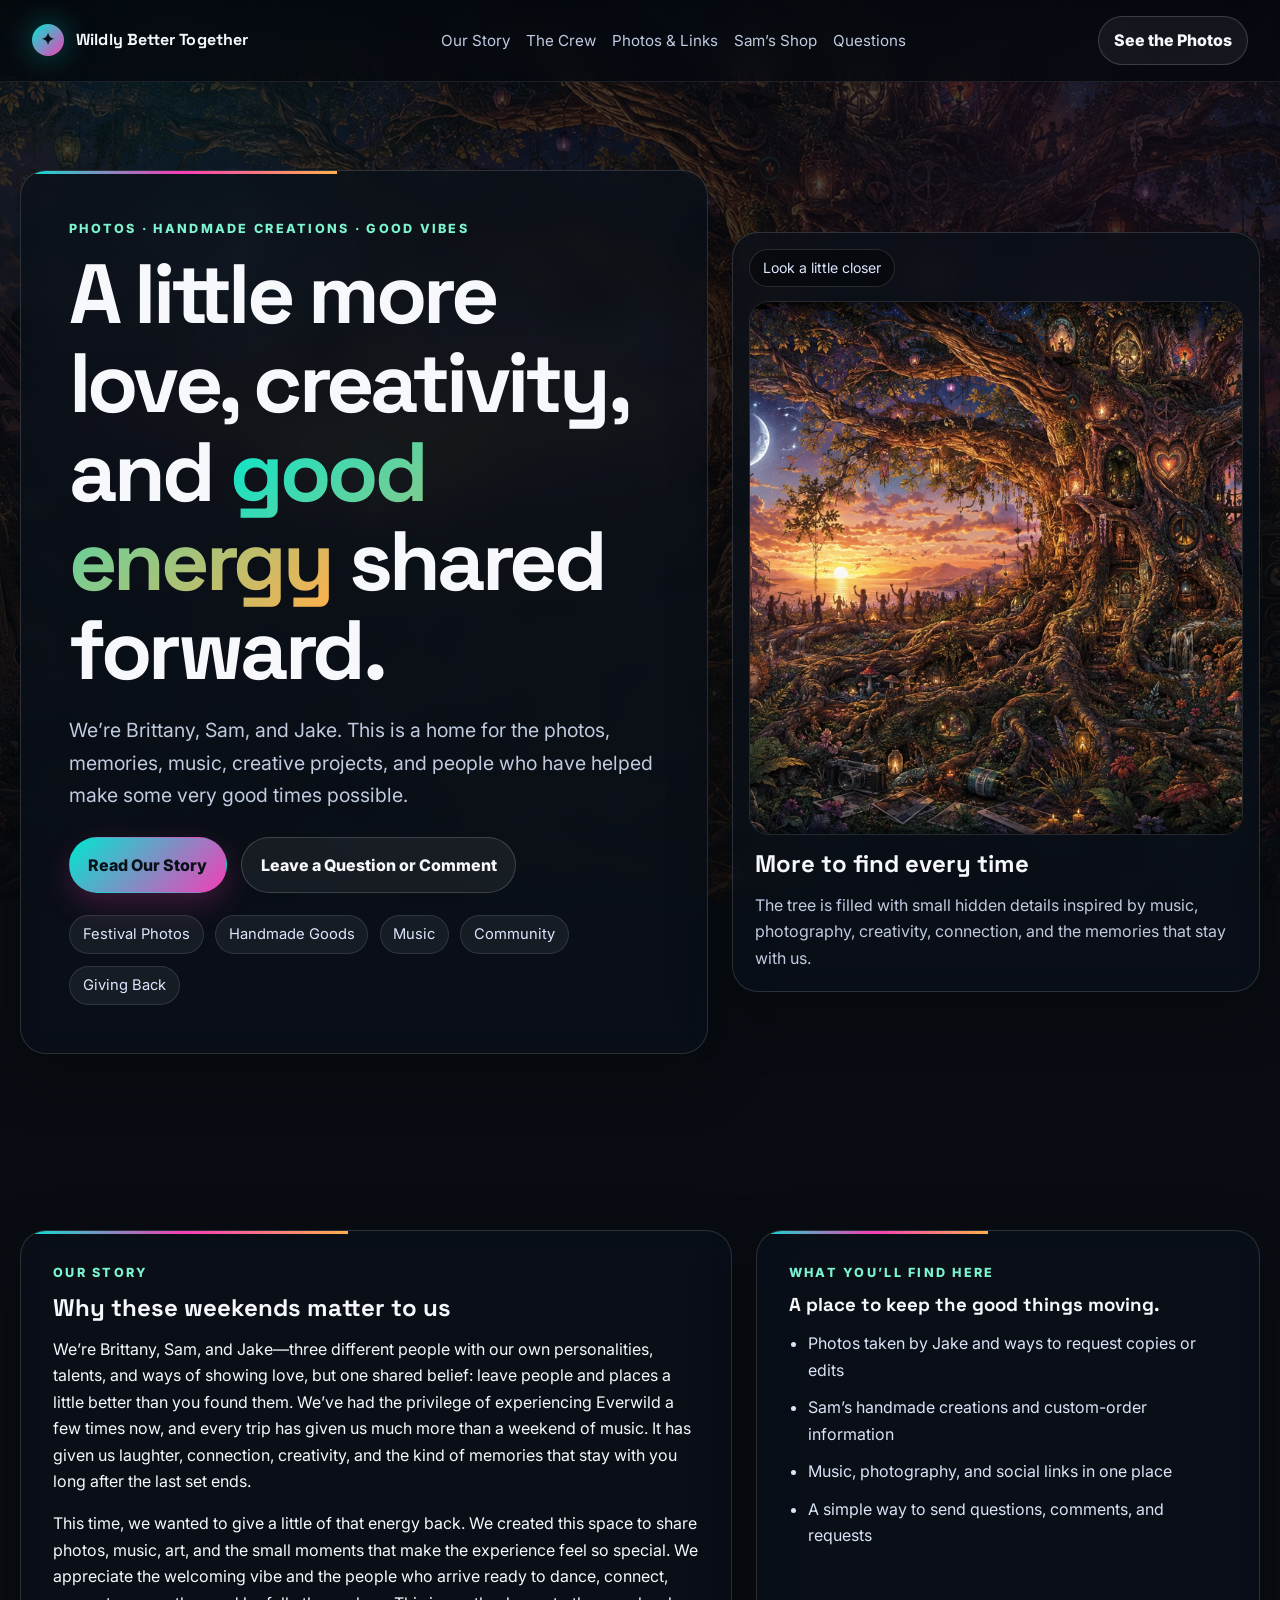
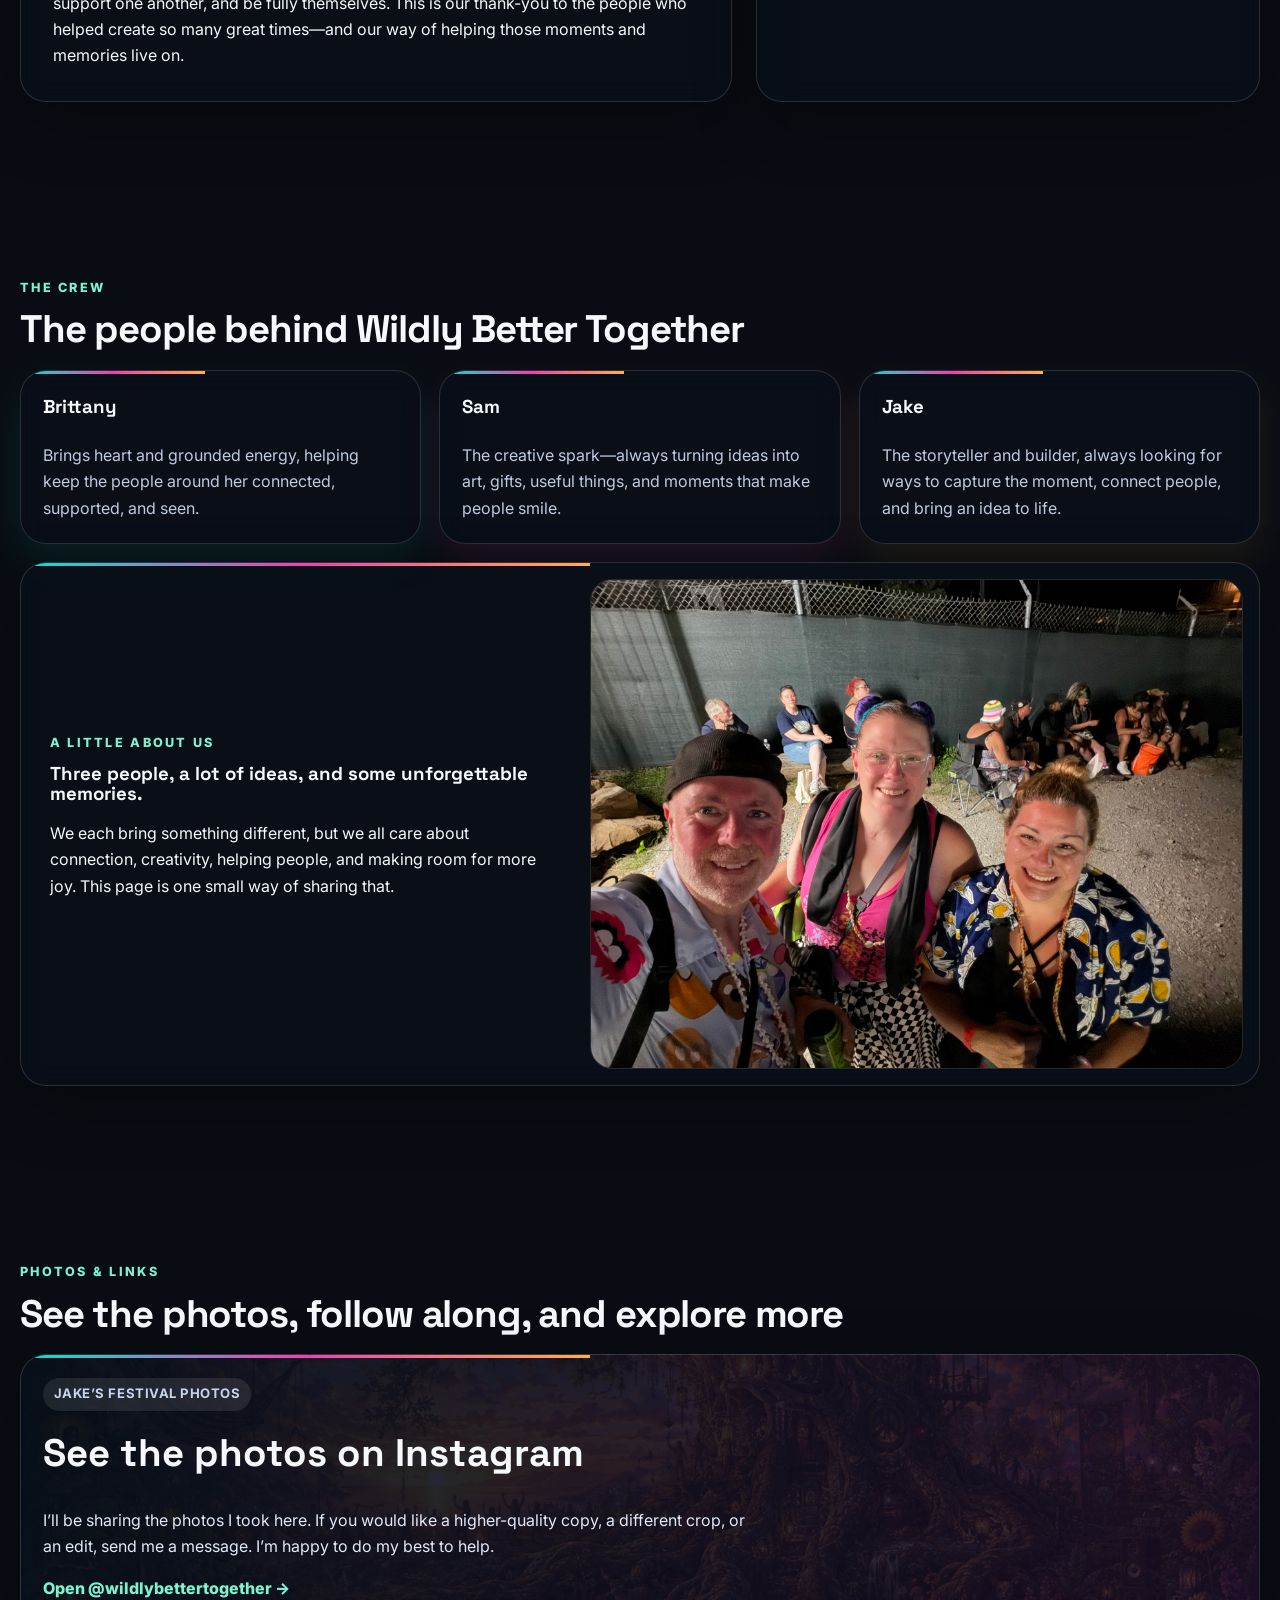
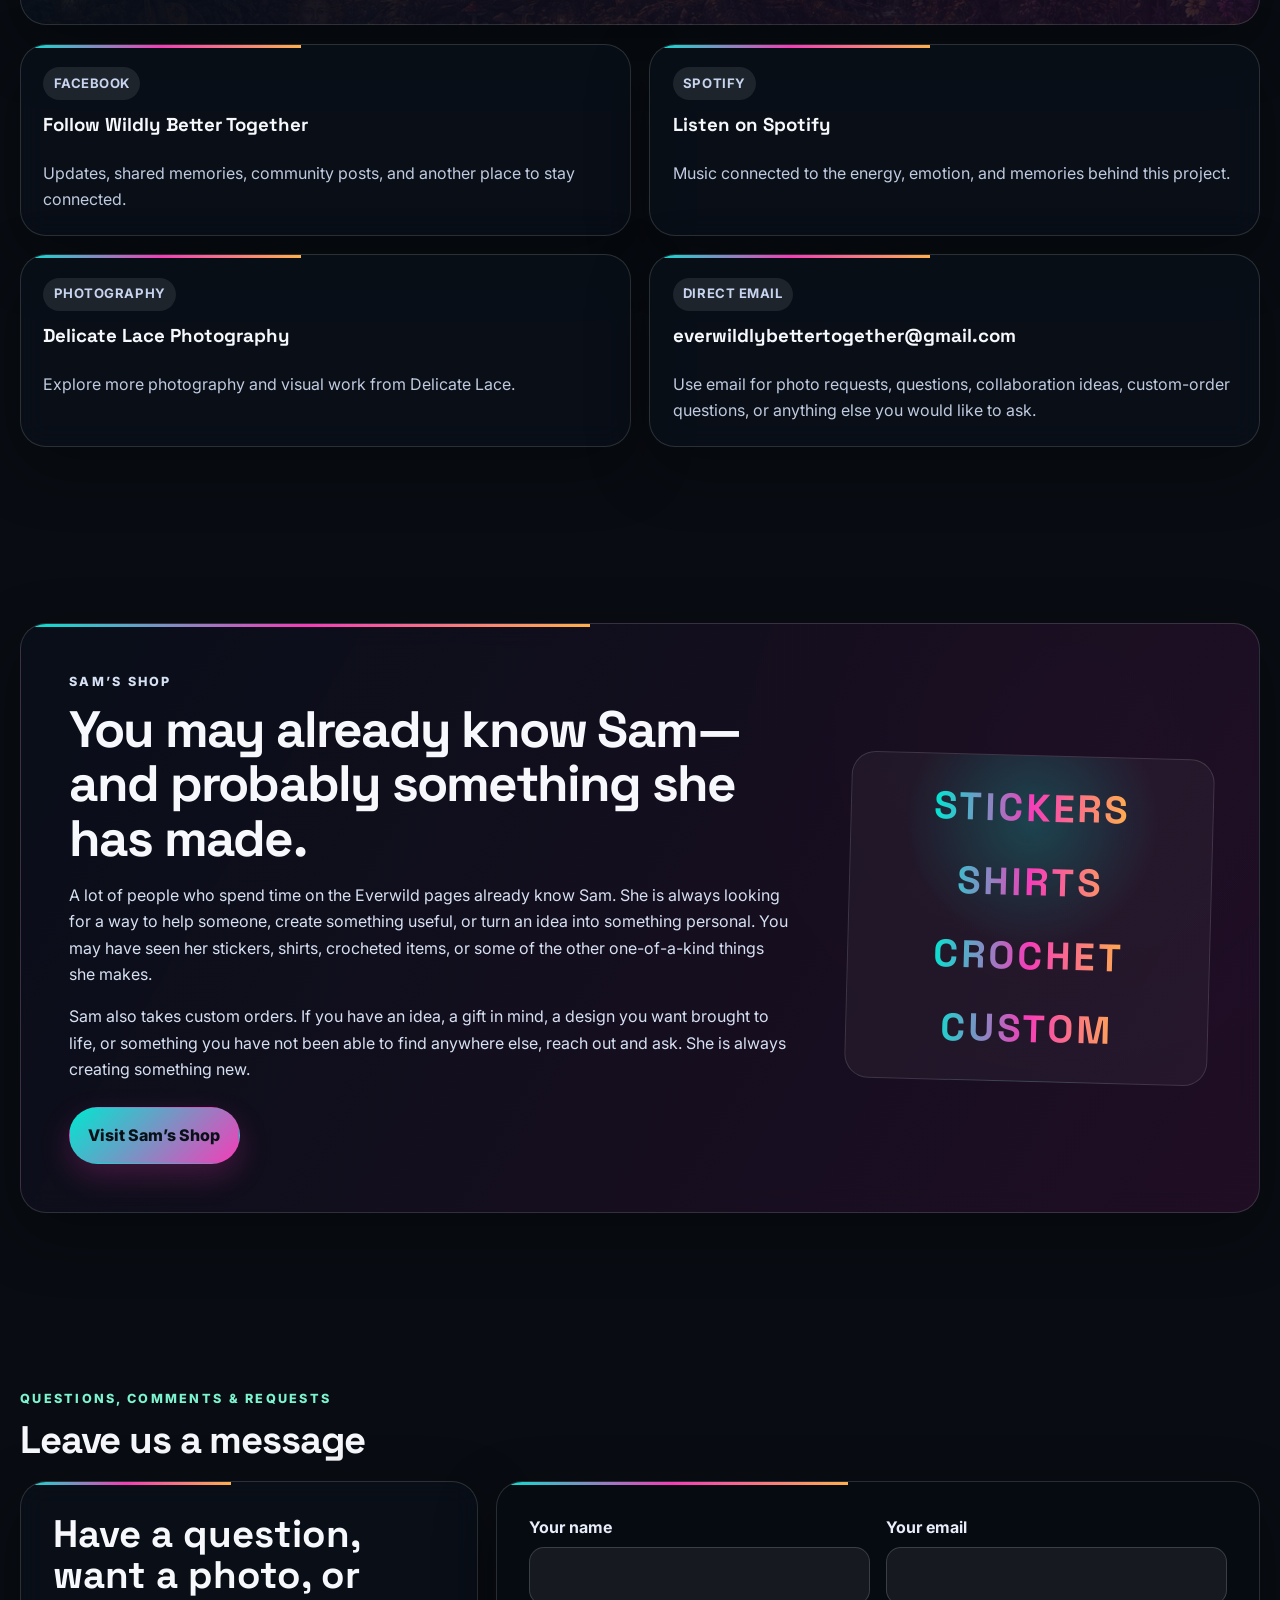
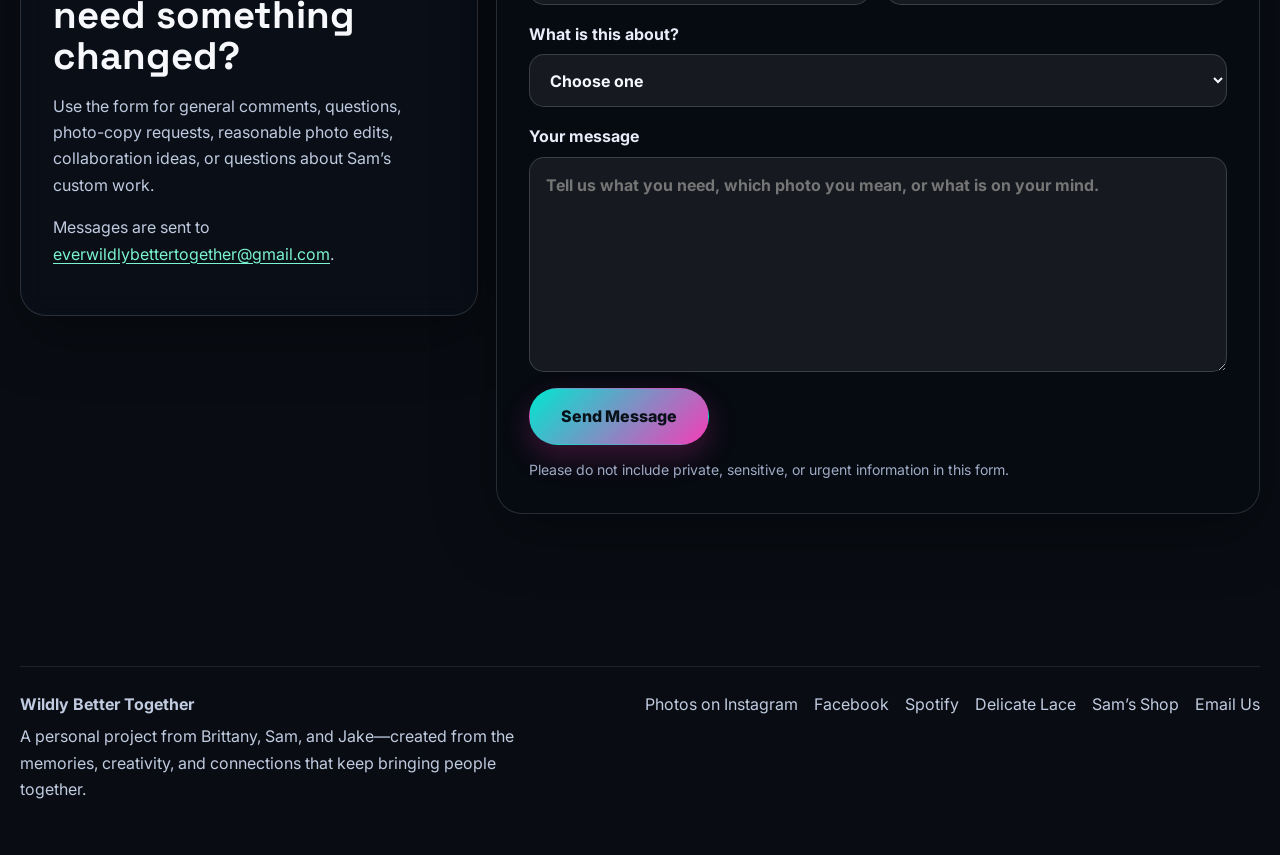
<file: index.html>
<!DOCTYPE html>
<html lang="en">
<head>
  <meta charset="UTF-8" />
  <meta name="viewport" content="width=device-width, initial-scale=1.0, viewport-fit=cover" />
  <meta name="theme-color" content="#070a10" />
  <meta name="description" content="Wildly Better Together — photos, handmade creations, music, memories, and good energy shared by Brittany, Sam, and Jake." />
  <meta property="og:title" content="Wildly Better Together" />
  <meta property="og:description" content="Photos, creativity, music, memories, and ways to connect with Brittany, Sam, and Jake." />
  <meta property="og:image" content="assets/photos/crew.jpg" />
  <meta property="og:type" content="website" />
  <title>Wildly Better Together | Photos, Art & Good Vibes</title>
  <link rel="preconnect" href="https://fonts.googleapis.com">
  <link rel="preconnect" href="https://fonts.gstatic.com" crossorigin>
  <link href="https://fonts.googleapis.com/css2?family=Inter:wght@400;500;600;700;800&family=Space+Grotesk:wght@500;700&display=swap" rel="stylesheet">
  <link rel="stylesheet" href="assets/css/styles.css" />
</head>
<body>
  <div class="site-bg"></div>
  <div class="site-grain"></div>

  <header class="topbar">
    <a class="brand" href="#top">
      <span class="brand-mark">✦</span>
      <span>Wildly Better Together</span>
    </a>
    <nav class="nav" aria-label="Main navigation">
      <a href="#story">Our Story</a>
      <a href="#crew">The Crew</a>
      <a href="#links">Photos & Links</a>
      <a href="#shop">Sam’s Shop</a>
      <a href="#contact">Questions</a>
    </nav>
    <a class="button button-sm button-outline" href="https://www.instagram.com/wildlybettertogether/?hl=en" target="_blank" rel="noreferrer">See the Photos</a>
  </header>

  <main id="top">
    <section class="hero section">
      <div class="hero-copy panel glow-panel">
        <p class="eyebrow">Photos · Handmade Creations · Good Vibes</p>
        <h1>A little more love, creativity, and <span>good energy</span> shared forward.</h1>
        <p class="lede">We’re Brittany, Sam, and Jake. This is a home for the photos, memories, music, creative projects, and people who have helped make some very good times possible.</p>
        <div class="hero-actions">
          <a class="button" href="#story">Read Our Story</a>
          <a class="button button-outline" href="#contact">Leave a Question or Comment</a>
        </div>
        <ul class="hero-tags" aria-label="What you will find here">
          <li>Festival Photos</li>
          <li>Handmade Goods</li>
          <li>Music</li>
          <li>Community</li>
          <li>Giving Back</li>
        </ul>
      </div>

      <aside class="hero-card panel image-card">
        <div class="badge">Look a little closer</div>
        <img src="assets/images/tree-of-life-bg.webp" alt="Colorful psychedelic Tree of Life artwork filled with music, photography, and festival-inspired details" loading="eager" />
        <div class="image-card-copy">
          <h2>More to find every time</h2>
          <p>The tree is filled with small hidden details inspired by music, photography, creativity, connection, and the memories that stay with us.</p>
        </div>
      </aside>
    </section>

    <section class="section two-col" id="story">
      <div class="panel story-panel">
        <p class="eyebrow">Our Story</p>
        <h2>Why these weekends matter to us</h2>
        <p>We’re Brittany, Sam, and Jake—three different people with our own personalities, talents, and ways of showing love, but one shared belief: leave people and places a little better than you found them. We’ve had the privilege of experiencing Everwild a few times now, and every trip has given us much more than a weekend of music. It has given us laughter, connection, creativity, and the kind of memories that stay with you long after the last set ends.</p>
        <p>This time, we wanted to give a little of that energy back. We created this space to share photos, music, art, and the small moments that make the experience feel so special. We appreciate the welcoming vibe and the people who arrive ready to dance, connect, support one another, and be fully themselves. This is our thank-you to the people who helped create so many great times—and our way of helping those moments and memories live on.</p>
      </div>

      <div class="panel notes-panel">
        <p class="eyebrow">What you’ll find here</p>
        <h3>A place to keep the good things moving.</h3>
        <ul class="bullet-list">
          <li>Photos taken by Jake and ways to request copies or edits</li>
          <li>Sam’s handmade creations and custom-order information</li>
          <li>Music, photography, and social links in one place</li>
          <li>A simple way to send questions, comments, and requests</li>
        </ul>
      </div>
    </section>

    <section class="section" id="crew">
      <div class="section-heading">
        <p class="eyebrow">The Crew</p>
        <h2>The people behind Wildly Better Together</h2>
      </div>
      <div class="crew-grid">
        <article class="panel person-card accent-teal">
          <h3>Brittany</h3>
          <p>Brings heart and grounded energy, helping keep the people around her connected, supported, and seen.</p>
        </article>
        <article class="panel person-card accent-pink">
          <h3>Sam</h3>
          <p>The creative spark—always turning ideas into art, gifts, useful things, and moments that make people smile.</p>
        </article>
        <article class="panel person-card accent-gold">
          <h3>Jake</h3>
          <p>The storyteller and builder, always looking for ways to capture the moment, connect people, and bring an idea to life.</p>
        </article>
      </div>

      <div class="panel photo-feature">
        <div class="photo-copy">
          <p class="eyebrow">A little about us</p>
          <h3>Three people, a lot of ideas, and some unforgettable memories.</h3>
          <p>We each bring something different, but we all care about connection, creativity, helping people, and making room for more joy. This page is one small way of sharing that.</p>
        </div>
        <div class="photo-frame">
          <img src="assets/photos/crew.jpg" alt="Jake, Sam, and Brittany together" width="1200" height="1600" loading="lazy" />
        </div>
      </div>
    </section>

    <section class="section" id="links">
      <div class="section-heading">
        <p class="eyebrow">Photos & Links</p>
        <h2>See the photos, follow along, and explore more</h2>
      </div>
      <div class="links-grid">
        <a class="panel link-card featured-link" href="https://www.instagram.com/wildlybettertogether/?hl=en" target="_blank" rel="noreferrer">
          <span class="link-kicker">Jake’s Festival Photos</span>
          <h3>See the photos on Instagram</h3>
          <p>I’ll be sharing the photos I took here. If you would like a higher-quality copy, a different crop, or an edit, send me a message. I’m happy to do my best to help.</p>
          <span class="card-action">Open @wildlybettertogether →</span>
        </a>
        <a class="panel link-card" href="https://www.facebook.com/profile.php?id=61584813074823" target="_blank" rel="noreferrer">
          <span class="link-kicker">Facebook</span>
          <h3>Follow Wildly Better Together</h3>
          <p>Updates, shared memories, community posts, and another place to stay connected.</p>
        </a>
        <a class="panel link-card" href="https://open.spotify.com/artist/3q0lanC2SZJSFUHILKSDZj" target="_blank" rel="noreferrer">
          <span class="link-kicker">Spotify</span>
          <h3>Listen on Spotify</h3>
          <p>Music connected to the energy, emotion, and memories behind this project.</p>
        </a>
        <a class="panel link-card" href="https://delicatelacephotography.mypixieset.com/" target="_blank" rel="noreferrer">
          <span class="link-kicker">Photography</span>
          <h3>Delicate Lace Photography</h3>
          <p>Explore more photography and visual work from Delicate Lace.</p>
        </a>
        <a class="panel link-card" href="mailto:everwildlybettertogether@gmail.com?subject=Wildly%20Better%20Together%20Question">
          <span class="link-kicker">Direct Email</span>
          <h3>everwildlybettertogether@gmail.com</h3>
          <p>Use email for photo requests, questions, collaboration ideas, custom-order questions, or anything else you would like to ask.</p>
        </a>
      </div>
    </section>

    <section class="section" id="shop">
      <div class="panel shop-feature">
        <div class="shop-copy">
          <p class="eyebrow">Sam’s Shop</p>
          <h2>You may already know Sam—and probably something she has made.</h2>
          <p>A lot of people who spend time on the Everwild pages already know Sam. She is always looking for a way to help someone, create something useful, or turn an idea into something personal. You may have seen her stickers, shirts, crocheted items, or some of the other one-of-a-kind things she makes.</p>
          <p>Sam also takes custom orders. If you have an idea, a gift in mind, a design you want brought to life, or something you have not been able to find anywhere else, reach out and ask. She is always creating something new.</p>
          <a class="button" href="https://bgcc.store" target="_blank" rel="noreferrer">Visit Sam’s Shop</a>
        </div>
        <div class="shop-mark" aria-hidden="true">
          <span>STICKERS</span>
          <span>SHIRTS</span>
          <span>CROCHET</span>
          <span>CUSTOM</span>
        </div>
      </div>
    </section>

    <section class="section" id="contact">
      <div class="section-heading">
        <p class="eyebrow">Questions, Comments & Requests</p>
        <h2>Leave us a message</h2>
      </div>
      <div class="contact-layout">
        <div class="panel contact-copy">
          <h3>Have a question, want a photo, or need something changed?</h3>
          <p>Use the form for general comments, questions, photo-copy requests, reasonable photo edits, collaboration ideas, or questions about Sam’s custom work.</p>
          <p>Messages are sent to <a class="text-link" href="mailto:everwildlybettertogether@gmail.com">everwildlybettertogether@gmail.com</a>.</p>
        </div>

        <form class="panel contact-form" action="https://formsubmit.co/everwildlybettertogether@gmail.com" method="POST">
          <input type="hidden" name="_subject" value="New message from the Wildly Better Together website">
          <input type="hidden" name="_template" value="table">
          <input type="hidden" name="_captcha" value="true">
          <input type="hidden" name="_next" value="https://jgeiger310-code.github.io/everwild-crew-temp/thanks.html">
          <input class="form-honey" type="text" name="_honey" tabindex="-1" autocomplete="off">

          <div class="form-row">
            <label>
              Your name
              <input type="text" name="name" autocomplete="name" required>
            </label>
            <label>
              Your email
              <input type="email" name="email" autocomplete="email" required>
            </label>
          </div>

          <label>
            What is this about?
            <select name="reason" required>
              <option value="" selected disabled>Choose one</option>
              <option>Photo copy or higher-resolution image</option>
              <option>Photo edit or correction</option>
              <option>Sam’s shop or custom order</option>
              <option>Collaboration or creative idea</option>
              <option>General question or comment</option>
            </select>
          </label>

          <label>
            Your message
            <textarea name="message" rows="7" placeholder="Tell us what you need, which photo you mean, or what is on your mind." required></textarea>
          </label>

          <button class="button form-button" type="submit">Send Message</button>
          <p class="form-note">Please do not include private, sensitive, or urgent information in this form.</p>
        </form>
      </div>
    </section>
  </main>

  <footer class="footer">
    <div>
      <strong>Wildly Better Together</strong>
      <p>A personal project from Brittany, Sam, and Jake—created from the memories, creativity, and connections that keep bringing people together.</p>
    </div>
    <div class="footer-links">
      <a href="https://www.instagram.com/wildlybettertogether/?hl=en" target="_blank" rel="noreferrer">Photos on Instagram</a>
      <a href="https://www.facebook.com/profile.php?id=61584813074823" target="_blank" rel="noreferrer">Facebook</a>
      <a href="https://open.spotify.com/artist/3q0lanC2SZJSFUHILKSDZj" target="_blank" rel="noreferrer">Spotify</a>
      <a href="https://delicatelacephotography.mypixieset.com/" target="_blank" rel="noreferrer">Delicate Lace</a>
      <a href="https://bgcc.store" target="_blank" rel="noreferrer">Sam’s Shop</a>
      <a href="mailto:everwildlybettertogether@gmail.com">Email Us</a>
    </div>
  </footer>

  <script src="assets/js/site.js"></script>
</body>
</html>
</file>
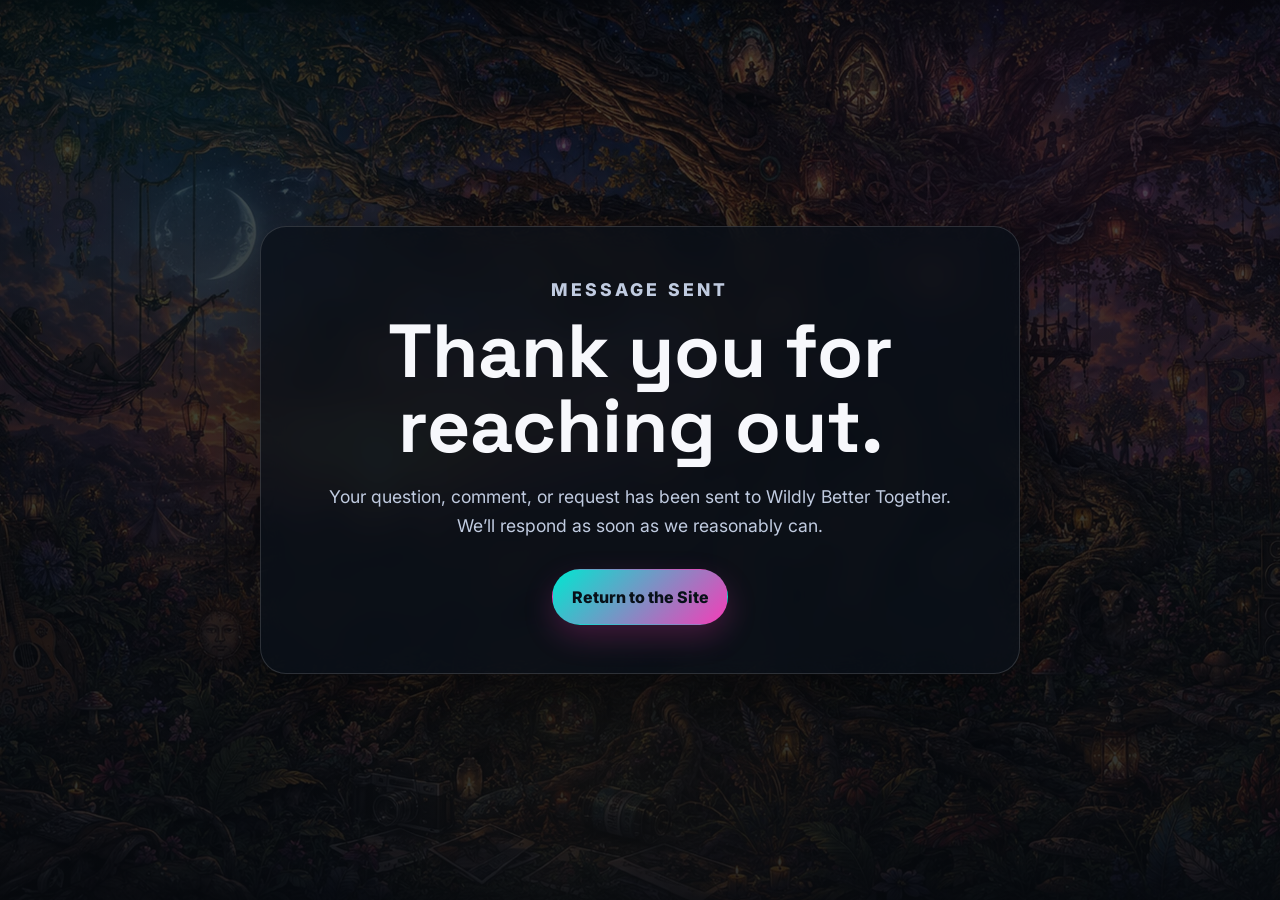
<file: thanks.html>
<!DOCTYPE html>
<html lang="en">
<head>
  <meta charset="UTF-8" />
  <meta name="viewport" content="width=device-width, initial-scale=1.0" />
  <meta name="theme-color" content="#070a10" />
  <meta name="robots" content="noindex" />
  <title>Message Sent | Wildly Better Together</title>
  <link rel="preconnect" href="https://fonts.googleapis.com">
  <link rel="preconnect" href="https://fonts.gstatic.com" crossorigin>
  <link href="https://fonts.googleapis.com/css2?family=Inter:wght@400;500;600;700;800&family=Space+Grotesk:wght@500;700&display=swap" rel="stylesheet">
  <link rel="stylesheet" href="assets/css/styles.css" />
</head>
<body>
  <div class="site-bg"></div>
  <div class="site-grain"></div>
  <main class="thanks-page">
    <section class="panel thanks-card">
      <p class="eyebrow">Message Sent</p>
      <h1>Thank you for reaching out.</h1>
      <p>Your question, comment, or request has been sent to Wildly Better Together. We’ll respond as soon as we reasonably can.</p>
      <a class="button" href="index.html">Return to the Site</a>
    </section>
  </main>
</body>
</html>
</file>
<file: assets/css/styles.css>
:root {
  --bg: #090d13;
  --panel: rgba(10, 16, 25, 0.78);
  --panel-strong: rgba(7, 11, 18, 0.9);
  --text: #f7f8fc;
  --muted: #c0cbe0;
  --line: rgba(255, 255, 255, 0.14);
  --teal: #00e7d1;
  --pink: #f53db8;
  --gold: #ffb04b;
  --lime: #b8ff4f;
  --shadow: 0 20px 60px rgba(0, 0, 0, 0.38);
  --radius: 26px;
  --max: 1240px;
}

* { box-sizing: border-box; }
html { scroll-behavior: smooth; }
body {
  margin: 0;
  color: var(--text);
  background: var(--bg);
  font-family: "Inter", system-ui, sans-serif;
  line-height: 1.65;
  overflow-x: hidden;
}

a { color: inherit; text-decoration: none; }
img { display: block; max-width: 100%; }
button, input, select, textarea { font: inherit; }

.site-bg {
  position: fixed;
  inset: 0;
  z-index: -3;
  background:
    linear-gradient(rgba(4, 8, 14, 0.7), rgba(7, 10, 15, 0.84)),
    radial-gradient(circle at 13% 12%, rgba(0, 231, 209, 0.2), transparent 25%),
    radial-gradient(circle at 84% 18%, rgba(245, 61, 184, 0.18), transparent 28%),
    radial-gradient(circle at 48% 84%, rgba(255, 176, 75, 0.16), transparent 31%),
    url("../images/tree-of-life-bg.webp") center top / cover no-repeat fixed;
}

.site-grain {
  pointer-events: none;
  position: fixed;
  inset: 0;
  z-index: -2;
  opacity: 0.05;
  mix-blend-mode: screen;
  background-image: radial-gradient(rgba(255,255,255,0.11) 0.7px, transparent 0.7px);
  background-size: 6px 6px;
}

.topbar {
  position: sticky;
  top: 0;
  z-index: 20;
  display: flex;
  align-items: center;
  justify-content: space-between;
  gap: 1rem;
  padding: 1rem clamp(1rem, 3vw, 2rem);
  background: rgba(5, 9, 15, 0.76);
  border-bottom: 1px solid rgba(255,255,255,0.09);
  backdrop-filter: blur(16px);
  -webkit-backdrop-filter: blur(16px);
}

.brand {
  display: inline-flex;
  align-items: center;
  gap: 0.75rem;
  font-family: "Space Grotesk", sans-serif;
  font-weight: 700;
  letter-spacing: 0.01em;
  white-space: nowrap;
}

.brand-mark {
  display: inline-grid;
  place-items: center;
  width: 2rem;
  height: 2rem;
  border-radius: 999px;
  color: #071018;
  background: linear-gradient(135deg, var(--teal), var(--pink));
  box-shadow: 0 0 30px rgba(0, 231, 209, 0.35);
}

.nav {
  display: inline-flex;
  align-items: center;
  justify-content: center;
  gap: 1rem;
  flex-wrap: wrap;
}

.nav a {
  color: var(--muted);
  font-size: 0.95rem;
  transition: color 160ms ease;
}

.nav a:hover, .nav a.active { color: var(--text); }

.button {
  display: inline-flex;
  align-items: center;
  justify-content: center;
  min-height: 48px;
  padding: 0.88rem 1.15rem;
  border: 1px solid transparent;
  border-radius: 999px;
  color: #081018;
  background: linear-gradient(135deg, var(--teal), var(--pink));
  font-weight: 800;
  cursor: pointer;
  box-shadow: 0 12px 30px rgba(245, 61, 184, 0.22);
  transition: transform 160ms ease, filter 160ms ease;
}

.button:hover { transform: translateY(-2px); filter: brightness(1.05); }
.button-outline {
  color: var(--text);
  background: rgba(255,255,255,0.06);
  border-color: rgba(255,255,255,0.17);
  box-shadow: none;
}
.button-sm { min-height: 42px; padding: 0.64rem 0.95rem; }

main {
  width: min(calc(100% - 2rem), var(--max));
  margin: 0 auto;
  padding-bottom: 4rem;
}

.section { padding: clamp(2.5rem, 7vw, 5.5rem) 0; }
.hero {
  min-height: calc(100vh - 76px);
  display: grid;
  grid-template-columns: 1.2fr 0.92fr;
  align-items: center;
  gap: 1.5rem;
}
.two-col {
  display: grid;
  grid-template-columns: 1.2fr 0.85fr;
  gap: 1.5rem;
}

.panel {
  position: relative;
  overflow: hidden;
  background: var(--panel);
  border: 1px solid var(--line);
  border-radius: var(--radius);
  box-shadow: var(--shadow);
  backdrop-filter: blur(13px);
  -webkit-backdrop-filter: blur(13px);
}

.glow-panel::before,
.story-panel::before,
.notes-panel::before,
.person-card::before,
.photo-feature::before,
.link-card::before,
.shop-feature::before,
.contact-copy::before,
.contact-form::before {
  content: "";
  position: absolute;
  inset: 0 auto auto 0;
  width: 46%;
  height: 3px;
  background: linear-gradient(90deg, var(--teal), var(--pink), var(--gold));
}

.eyebrow {
  margin: 0 0 0.65rem;
  color: #7cf4cf;
  font-size: 0.79rem;
  font-weight: 800;
  letter-spacing: 0.18em;
  text-transform: uppercase;
}

.hero-copy { padding: clamp(1.75rem, 4vw, 3rem); }
.hero-copy h1,
.section-heading h2,
.story-panel h2,
.notes-panel h3,
.image-card h2,
.photo-copy h3,
.shop-copy h2,
.contact-copy h3 {
  margin: 0;
  font-family: "Space Grotesk", sans-serif;
  line-height: 1.06;
}

.hero-copy h1 {
  margin-top: 0.3rem;
  font-size: clamp(2.7rem, 6.7vw, 5.25rem);
  letter-spacing: -0.045em;
}

.hero-copy h1 span {
  color: transparent;
  background: linear-gradient(135deg, var(--teal), var(--gold));
  background-clip: text;
  -webkit-background-clip: text;
}

.lede {
  max-width: 61ch;
  margin: 1.2rem 0 0;
  color: var(--muted);
  font-size: clamp(1.05rem, 1.8vw, 1.22rem);
}

.hero-actions {
  display: flex;
  flex-wrap: wrap;
  gap: 0.9rem;
  margin-top: 1.6rem;
}

.hero-tags {
  list-style: none;
  display: flex;
  flex-wrap: wrap;
  gap: 0.7rem;
  margin: 1.35rem 0 0;
  padding: 0;
}

.hero-tags li {
  padding: 0.42rem 0.8rem;
  border: 1px solid rgba(255,255,255,0.11);
  border-radius: 999px;
  color: #dce7ff;
  background: rgba(255,255,255,0.06);
  font-size: 0.92rem;
}

.image-card { padding: 1rem; }
.image-card img {
  width: 100%;
  aspect-ratio: 1 / 1.08;
  object-fit: cover;
  border: 1px solid rgba(255,255,255,0.11);
  border-radius: 20px;
}
.badge {
  display: inline-flex;
  margin-bottom: 0.9rem;
  padding: 0.4rem 0.8rem;
  color: #dce7ff;
  background: rgba(0,0,0,0.36);
  border: 1px solid rgba(255,255,255,0.13);
  border-radius: 999px;
  font-size: 0.88rem;
}
.image-card-copy { padding: 1rem 0.35rem 0.25rem; }
.image-card-copy p { margin-bottom: 0; color: var(--muted); }

.story-panel, .notes-panel { padding: clamp(1.4rem, 3vw, 2rem); }
.story-panel p:last-child, .notes-panel p:last-child { margin-bottom: 0; }
.bullet-list { margin: 1rem 0 0; padding-left: 1.2rem; }
.bullet-list li { margin: 0.7rem 0; color: #dbe4f7; }

.section-heading { margin-bottom: 1.25rem; }
.section-heading h2 {
  font-size: clamp(1.95rem, 3vw, 3.1rem);
  letter-spacing: -0.03em;
}

.crew-grid, .links-grid {
  display: grid;
  gap: 1.15rem;
}
.crew-grid { grid-template-columns: repeat(3, 1fr); }
.links-grid { grid-template-columns: repeat(2, 1fr); }

.person-card { padding: 1.35rem; }
.person-card h3, .link-card h3 {
  margin-top: 0;
  font-family: "Space Grotesk", sans-serif;
}
.person-card p, .link-card p { margin-bottom: 0; color: var(--muted); }
.accent-teal { box-shadow: 0 16px 38px rgba(0, 231, 209, 0.09); }
.accent-pink { box-shadow: 0 16px 38px rgba(245, 61, 184, 0.11); }
.accent-gold { box-shadow: 0 16px 38px rgba(255, 176, 75, 0.09); }

.photo-feature {
  margin-top: 1.15rem;
  display: grid;
  grid-template-columns: 0.9fr 1.1fr;
  gap: 1.15rem;
  padding: 1rem;
}
.photo-copy { align-self: center; padding: 0.8rem; }
.photo-frame img {
  width: 100%;
  height: 100%;
  min-height: 340px;
  max-height: 720px;
  object-fit: cover;
  object-position: center top;
  border: 1px solid rgba(255,255,255,0.11);
  border-radius: 22px;
}

.link-card {
  padding: 1.4rem;
  transition: transform 160ms ease, border-color 160ms ease, background 160ms ease;
}
.link-card:hover {
  transform: translateY(-4px);
  border-color: rgba(255,255,255,0.24);
  background: rgba(17, 23, 36, 0.9);
}
.featured-link {
  grid-column: span 2;
  min-height: 260px;
  display: flex;
  flex-direction: column;
  justify-content: center;
  background:
    linear-gradient(110deg, rgba(7, 15, 24, 0.94), rgba(26, 13, 35, 0.82)),
    url("../images/tree-of-life-bg.webp") center 54% / cover no-repeat;
}
.featured-link h3 { font-size: clamp(1.7rem, 3vw, 2.75rem); margin-bottom: 0.4rem; }
.featured-link p { max-width: 72ch; color: #e1e8f7; }
.link-kicker {
  display: inline-block;
  width: fit-content;
  margin-bottom: 0.65rem;
  padding: 0.35rem 0.65rem;
  border-radius: 999px;
  color: #c7d4ef;
  background: rgba(255,255,255,0.09);
  font-size: 0.82rem;
  font-weight: 700;
  letter-spacing: 0.04em;
  text-transform: uppercase;
}
.card-action {
  margin-top: 1rem;
  color: #7cf4cf;
  font-weight: 800;
}

.shop-feature {
  display: grid;
  grid-template-columns: 1.35fr 0.65fr;
  gap: 1.5rem;
  align-items: center;
  padding: clamp(1.5rem, 4vw, 3rem);
  background:
    linear-gradient(120deg, rgba(9, 15, 25, 0.94), rgba(35, 14, 39, 0.88)),
    radial-gradient(circle at 85% 20%, rgba(245,61,184,0.18), transparent 32%);
}
.shop-copy h2 { font-size: clamp(2rem, 4vw, 3.55rem); letter-spacing: -0.035em; }
.shop-copy p { max-width: 72ch; color: #d6e0f3; }
.shop-copy .button { margin-top: 0.55rem; }
.shop-mark {
  min-height: 300px;
  display: grid;
  place-content: center;
  gap: 0.65rem;
  padding: 1.25rem;
  border: 1px solid rgba(255,255,255,0.13);
  border-radius: 24px;
  background:
    radial-gradient(circle at 50% 20%, rgba(0,231,209,0.22), transparent 40%),
    rgba(255,255,255,0.04);
  transform: rotate(1.5deg);
}
.shop-mark span {
  display: block;
  color: transparent;
  background: linear-gradient(90deg, var(--teal), var(--pink), var(--gold));
  background-clip: text;
  -webkit-background-clip: text;
  font-family: "Space Grotesk", sans-serif;
  font-size: clamp(1.55rem, 3vw, 2.7rem);
  font-weight: 800;
  letter-spacing: 0.08em;
  text-align: center;
}

.contact-layout {
  display: grid;
  grid-template-columns: 0.75fr 1.25fr;
  gap: 1.15rem;
  align-items: start;
}
.contact-copy, .contact-form { padding: clamp(1.35rem, 3vw, 2rem); }
.contact-copy { position: sticky; top: 110px; }
.contact-copy h3 { font-size: clamp(1.65rem, 3vw, 2.45rem); }
.contact-copy p { color: var(--muted); }
.text-link { color: #7cf4cf; text-decoration: underline; text-underline-offset: 3px; }

.contact-form {
  display: grid;
  gap: 1rem;
  background: var(--panel-strong);
}
.form-row {
  display: grid;
  grid-template-columns: repeat(2, 1fr);
  gap: 1rem;
}
.contact-form label {
  display: grid;
  gap: 0.45rem;
  color: #e8edfa;
  font-weight: 700;
}
.contact-form input,
.contact-form select,
.contact-form textarea {
  width: 100%;
  color: var(--text);
  background: rgba(255,255,255,0.065);
  border: 1px solid rgba(255,255,255,0.16);
  border-radius: 15px;
  padding: 0.9rem 1rem;
  outline: none;
  transition: border-color 160ms ease, box-shadow 160ms ease, background 160ms ease;
}
.contact-form select { color-scheme: dark; }
.contact-form textarea { min-height: 170px; resize: vertical; }
.contact-form input:focus,
.contact-form select:focus,
.contact-form textarea:focus {
  border-color: var(--teal);
  background: rgba(255,255,255,0.09);
  box-shadow: 0 0 0 4px rgba(0,231,209,0.12);
}
.form-button { width: fit-content; min-width: 180px; }
.form-note { margin: -0.15rem 0 0; color: #9eabc4; font-size: 0.88rem; }
.form-honey { position: absolute !important; left: -9999px !important; opacity: 0 !important; }

.footer {
  width: min(calc(100% - 2rem), var(--max));
  margin: 0 auto 1.25rem;
  padding: 1.5rem 0 2rem;
  display: flex;
  justify-content: space-between;
  gap: 1.25rem;
  color: var(--muted);
  border-top: 1px solid rgba(255,255,255,0.09);
}
.footer p { max-width: 54ch; margin: 0.35rem 0 0; }
.footer-links { display: flex; flex-wrap: wrap; gap: 1rem; align-content: flex-start; }
.footer-links a:hover { color: var(--text); }

.thanks-page {
  min-height: 100vh;
  display: grid;
  place-items: center;
  width: min(calc(100% - 2rem), 760px);
  margin: 0 auto;
  padding: 2rem 0;
}
.thanks-card { padding: clamp(1.6rem, 5vw, 3rem); text-align: center; }
.thanks-card h1 { margin: 0; font-family: "Space Grotesk", sans-serif; font-size: clamp(2.3rem, 7vw, 4.7rem); line-height: 1; }
.thanks-card p { color: var(--muted); font-size: 1.1rem; }
.thanks-card .button { margin-top: 0.7rem; }

@media (max-width: 1120px) {
  .hero, .two-col, .photo-feature, .shop-feature, .contact-layout { grid-template-columns: 1fr; }
  .contact-copy { position: static; }
  .crew-grid { grid-template-columns: repeat(3, 1fr); }
  .shop-mark { min-height: 220px; }
}

@media (max-width: 900px) {
  .topbar { flex-wrap: wrap; }
  .nav { width: 100%; order: 3; }
  .hero { min-height: auto; padding-top: 1.25rem; }
  .crew-grid, .links-grid { grid-template-columns: 1fr; }
  .featured-link { grid-column: auto; }
  .footer { flex-direction: column; }
  .site-bg { background-attachment: scroll; background-position: 58% top; }
}

@media (max-width: 680px) {
  main { width: min(calc(100% - 1rem), var(--max)); }
  .topbar { padding: 0.8rem 0.8rem 1rem; }
  .topbar > .button { display: none; }
  .nav { gap: 0.7rem 1rem; }
  .nav a { font-size: 0.9rem; }
  .hero-copy { padding: 1.3rem; }
  .story-panel, .notes-panel, .person-card, .link-card, .contact-copy, .contact-form { padding: 1.15rem; }
  .photo-copy { padding: 0.35rem; }
  .photo-frame img { min-height: 240px; }
  .form-row { grid-template-columns: 1fr; }
  .form-button { width: 100%; }
}
</file>
